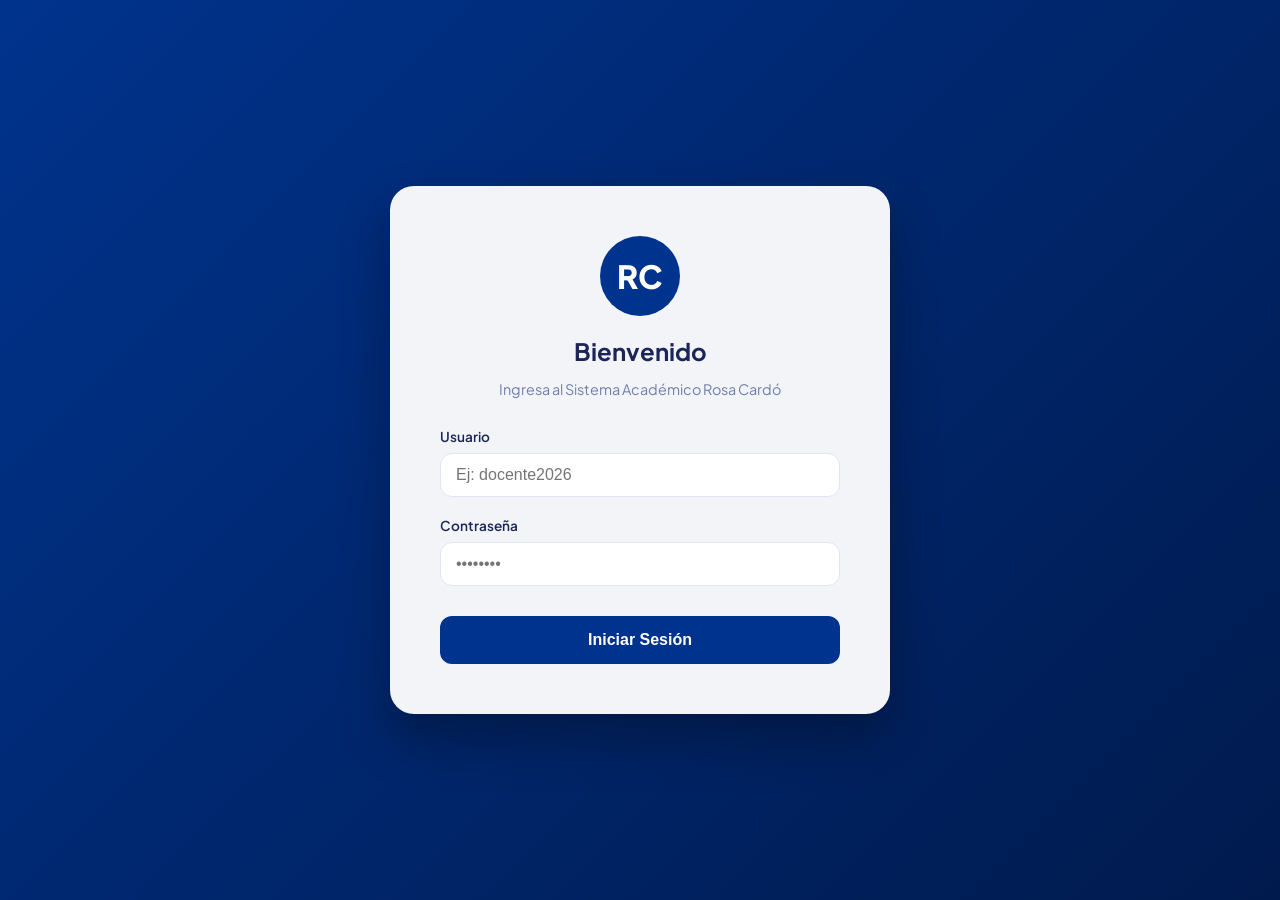
<file: login.html>
<!DOCTYPE html>
<html lang="es">
<head>
    <meta charset="UTF-8">
    <meta name="viewport" content="width=device-width, initial-scale=1.0">
    <title>Login | Rosa Cardó</title>
    <link href="https://fonts.googleapis.com/css2?family=Plus+Jakarta+Sans:wght@400;700&display=swap" rel="stylesheet">
    <style>
        body {
            margin: 0;
            font-family: 'Plus Jakarta Sans', sans-serif;
            background: linear-gradient(135deg, #00338d 0%, #001a4d 100%);
            height: 100vh;
            display: flex;
            align-items: center;
            justify-content: center;
        }

        .login-card {
            background: rgba(255, 255, 255, 0.95);
            padding: 50px;
            border-radius: 24px;
            box-shadow: 0 25px 50px rgba(0,0,0,0.3);
            width: 100%;
            max-width: 400px;
            text-align: center;
        }

        .logo-circle {
            width: 80px;
            height: 80px;
            background: #00338d;
            border-radius: 50%;
            margin: 0 auto 20px;
            display: flex;
            align-items: center;
            justify-content: center;
            color: white;
            font-size: 2rem;
            font-weight: 800;
        }

        h2 { color: #1b2559; margin-bottom: 10px; font-size: 1.5rem; }
        p { color: #707eae; margin-bottom: 30px; font-size: 0.9rem; }

        .input-group { text-align: left; margin-bottom: 20px; }
        label { display: block; color: #1b2559; font-weight: 600; margin-bottom: 8px; font-size: 0.85rem; }
        
        input {
            width: 100%;
            padding: 12px 15px;
            border: 1.5px solid #e0e5f2;
            border-radius: 12px;
            box-sizing: border-box;
            font-size: 1rem;
            transition: 0.3s;
        }

        input:focus { outline: none; border-color: #00338d; background: #f8faff; }

        .btn-login {
            width: 100%;
            padding: 15px;
            background: #00338d;
            color: white;
            border: none;
            border-radius: 12px;
            font-size: 1rem;
            font-weight: 700;
            cursor: pointer;
            transition: 0.3s;
            margin-top: 10px;
        }

        .btn-login:hover { background: #0056b3; transform: translateY(-2px); box-shadow: 0 10px 20px rgba(0,51,141,0.2); }
    </style>
</head>
<body>

<div class="login-card">
    <div class="logo-circle">RC</div>
    <h2>Bienvenido</h2>
    <p>Ingresa al Sistema Académico Rosa Cardó</p>
    
    <div class="input-group">
        <label>Usuario</label>
        <input type="text" id="user" placeholder="Ej: docente2026">
    </div>
    
    <div class="input-group">
        <label>Contraseña</label>
        <input type="password" id="pass" placeholder="••••••••">
    </div>
    
    <button class="btn-login" onclick="entrar()">Iniciar Sesión</button>
</div>

<script>
    function entrar() {
        const u = document.getElementById('user').value;
        const p = document.getElementById('pass').value;
        // Cambia esto por tu lógica de acceso real
        if(u === "admin" && p === "1234") {
            window.location.href = "panel.html"; 
        } else {
            alert("Credenciales incorrectas");
        }
    }
</script>

</body>
</html>
</file>
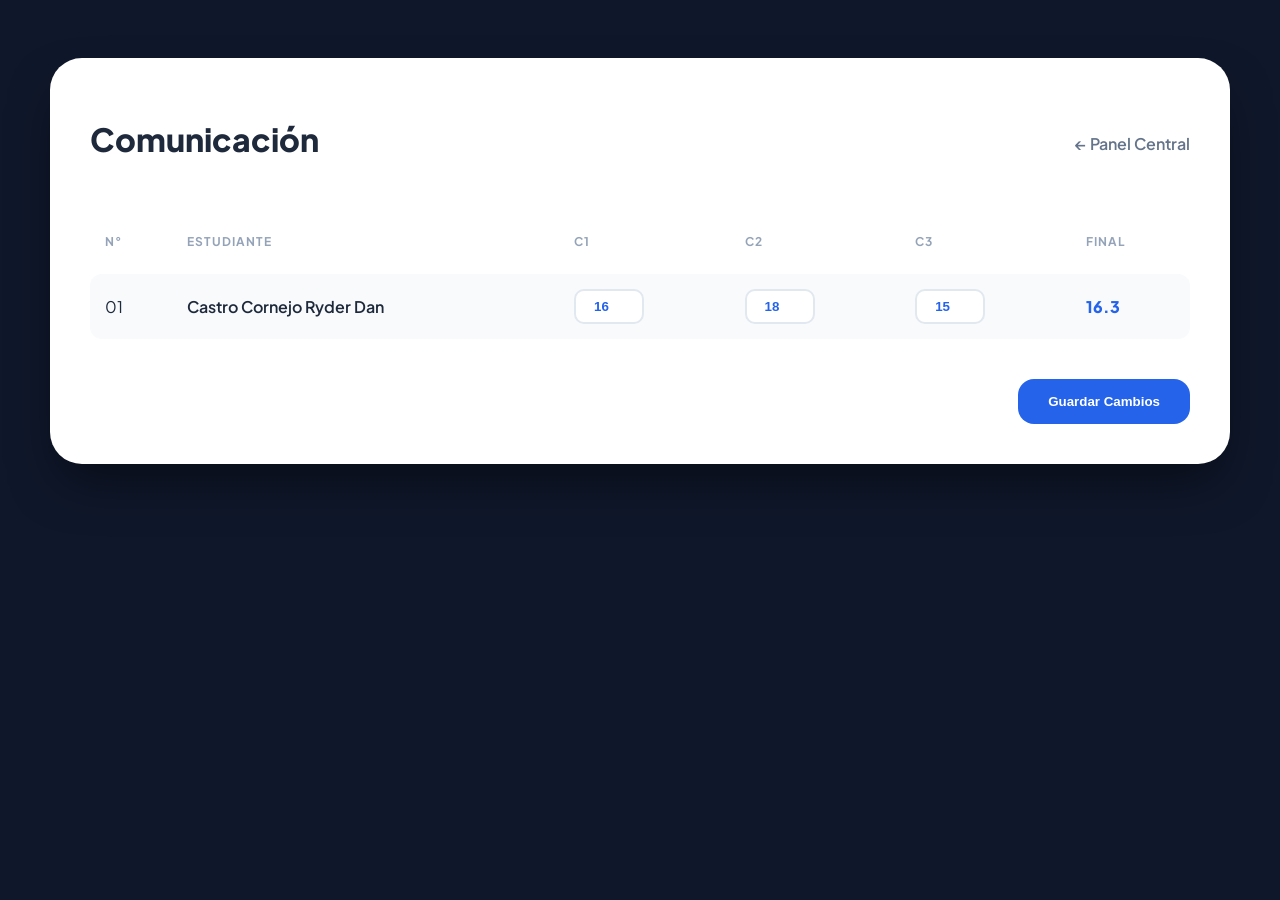
<file: notas_arte.html>
<!DOCTYPE html>
<html lang="es">
<head>
    <meta charset="UTF-8">
    <title>Registro - Rosa Cardó</title>
    <link href="https://fonts.googleapis.com/css2?family=Plus+Jakarta+Sans:wght@400;600;800&display=swap" rel="stylesheet">
    <style>
        body { background: #0f172a; font-family: 'Plus Jakarta Sans', sans-serif; padding: 50px 20px; color: white; }
        
        .card {
            background: white;
            border-radius: 32px;
            padding: 40px;
            max-width: 1100px;
            margin: auto;
            color: #1e293b;
            box-shadow: 0 25px 50px -12px rgba(0, 0, 0, 0.5);
        }

        h1 { font-size: 2rem; font-weight: 800; margin-bottom: 30px; text-align: left; }

        table { width: 100%; border-collapse: separate; border-spacing: 0 10px; }
        
        th { 
            text-align: left; 
            padding: 15px; 
            color: #94a3b8; 
            font-size: 0.75rem; 
            text-transform: uppercase; 
            letter-spacing: 1px;
        }

        td { background: #f8fafc; padding: 15px; }
        td:first-child { border-radius: 12px 0 0 12px; }
        td:last-child { border-radius: 0 12px 12px 0; }

        .input-score {
            width: 50px;
            padding: 8px;
            border: 2px solid #e2e8f0;
            border-radius: 10px;
            text-align: center;
            font-weight: 700;
            color: #2563eb;
            outline: none;
        }

        .input-score:focus { border-color: #2563eb; }

        .btn-save {
            background: #2563eb;
            color: white;
            padding: 15px 30px;
            border-radius: 16px;
            border: none;
            font-weight: 700;
            cursor: pointer;
            transition: 0.3s;
        }

        .btn-save:hover { background: #1d4ed8; transform: scale(1.05); }
        
        .back-link { text-decoration: none; color: #64748b; font-weight: 600; }
    </style>
</head>
<body>

    <div class="card">
        <div style="display: flex; justify-content: space-between; align-items: center; margin-bottom: 20px;">
            <h1>Comunicación</h1>
            <a href="index.html" class="back-link">← Panel Central</a>
        </div>

        <table>
            <thead>
                <tr>
                    <th>N°</th>
                    <th>Estudiante</th>
                    <th>C1</th>
                    <th>C2</th>
                    <th>C3</th>
                    <th>Final</th>
                </tr>
            </thead>
            <tbody>
                <tr>
                    <td>01</td>
                    <td style="font-weight: 600;">Castro Cornejo Ryder Dan</td>
                    <td><input type="number" class="input-score" value="16"></td>
                    <td><input type="number" class="input-score" value="18"></td>
                    <td><input type="number" class="input-score" value="15"></td>
                    <td style="font-weight: 800; color: #2563eb;">16.3</td>
                </tr>
            </tbody>
        </table>

        <div style="margin-top: 30px; text-align: right;">
            <button class="btn-save">Guardar Cambios</button>
        </div>
    </div>

</body>
</html>
</file>
